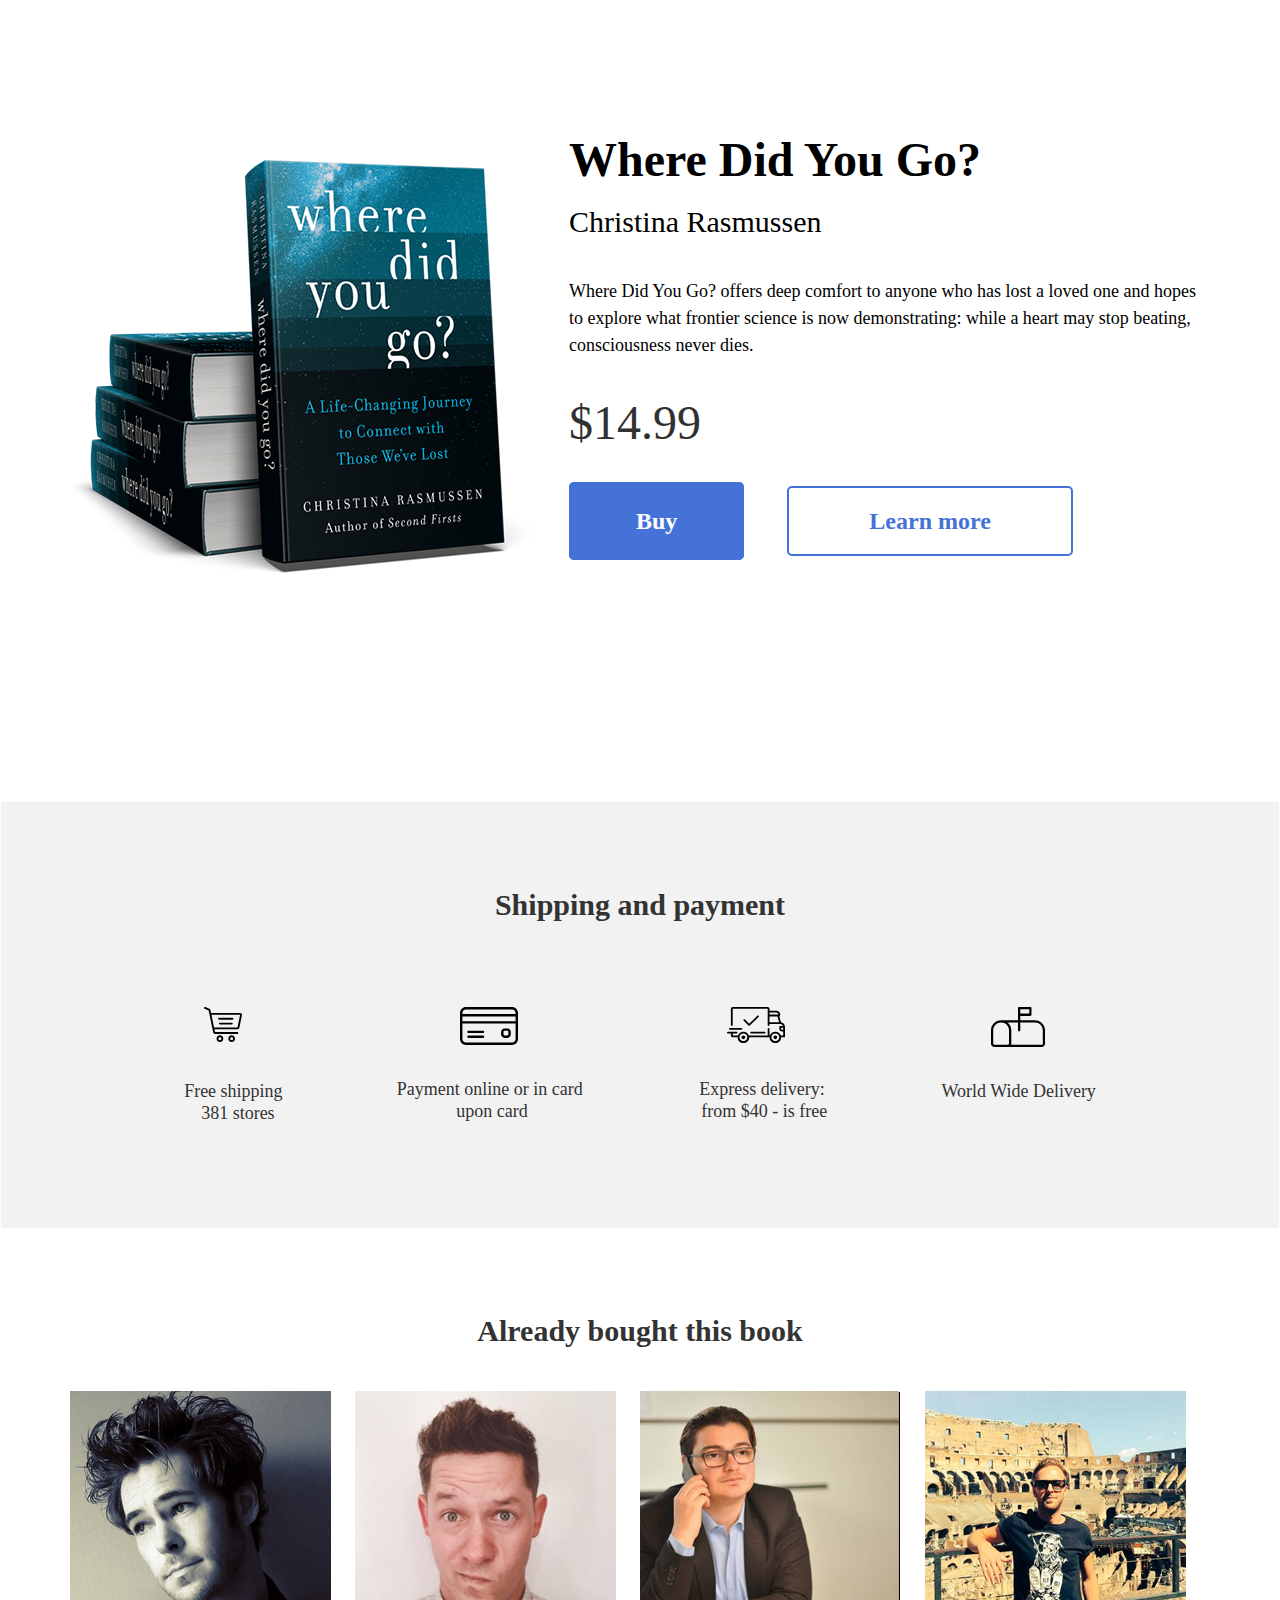
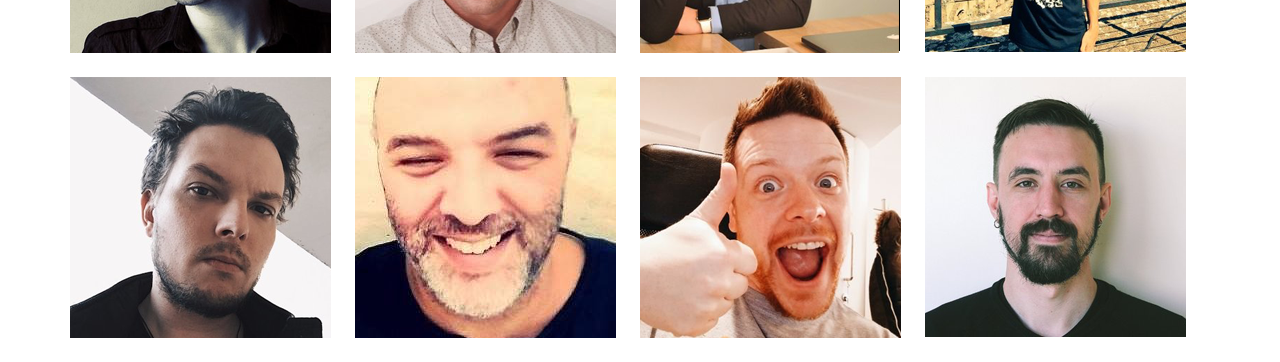
<file: Druhy_web/index.html>
<!DOCTYPE html>
<html lang="en">
<head>
    <meta charset="UTF-8">
    <meta http-equiv="X-UA-Compatible" content="IE=edge">
    <meta name="viewport" content="width=device-width, initial-scale=1.0">
    <title>Objednávka knížky</title>
    <link rel="stylesheet" href="src/css/style.css">
    <link rel="stylesheet" href="src/css/reset.css">
</head>
<body>
    <!-- Hlavni blok -->
    <header class="top-header">
     <div class="container">
        <div  class="hlavniblok">
            <div class="main-img">
                <img src="src/img/kniha.png" alt="hlavni kniha">
            </div>
            <div class="main-text">
                <h1 class="headline">Where Did You Go?</h1>
            <h4 class="subtitle">Christina Rasmussen</h4>
            <p class="desc">Where Did You Go? offers deep comfort to anyone who has lost a loved one and hopes to explore what frontier science is now demonstrating: while a heart may stop beating, consciousness never dies.</p>
            <strong class="price">$14.99</strong>
            <div class="buttons">
                <a href="#" class="btn-blue">Buy</a>
                <a href="#" class="btn-white">Learn more</a>
            </div>
            </div>
     </div>
     </div>
    </header>







    <!-- Doprava -->
   <section class="shipping">
   <div class="container">
   <h2 class="shipping-headline">Shipping and payment</h2>
<div class="about-wrap">
<div class="about-item">
    <img class="image-kosik" src="src/img/kosik.svg" alt="kosik">
    <p><pre class="desc-kosik">Free shipping
  381 stores</pre></p>
        
</div>
<div class="about-item">
    <img class="image-kreditka" src="src/img/credit-card.svg" alt="kreditka">
    <p> <pre class="desc-kreditka">Payment online or in card
 upon card</pre></p>
        
</div>
<div class="about-item">
    <img class="image-truck" src="src/img/truck.svg" alt="truck">
    <p><pre class="desc-truck">Express delivery:
 from $40 - is free</pre></p>
                          
</div>
<div class="about-item">
    <img class="image-posta" src="src/img/posta.svg" alt="posta">
    <p class="desc-posta">World Wide Delivery</p>
</div>
</div>
   </div>
   </section>





   <section class="people">
    <div class="container">
        <div class="main-people">
           <div class="main-people-text">
            <h2>Already bought this book</h2>
           </div>
            <div class="people-wrap">
               <div class="people-item">
<img src="src/img/1.png" alt="prvni">
               </div>
               <div class="people-item">
<img src="src/img/2.png" alt="druhy">
               </div>
               <div class="people-item">
<img src="src/img/3.png" alt="treti">
               </div>
               <div class="people-item">
<img src="src/img/4.png" alt="ctvrty">
               </div>
               <div class="people-item">
<img src="src/img/5.png" alt="paty">
               </div>
               <div class="people-item">
<img src="src/img/6.png" alt="sesty">
               </div>
               <div class="people-item">
<img src="src/img/7.png" alt="sedmy">
               </div>
               <div class="people-item">
<img src="src/img/8.png" alt="osmi">
               </div>
            </div>
        </div>
    </div>
</section>
</body>
</html>
</file>
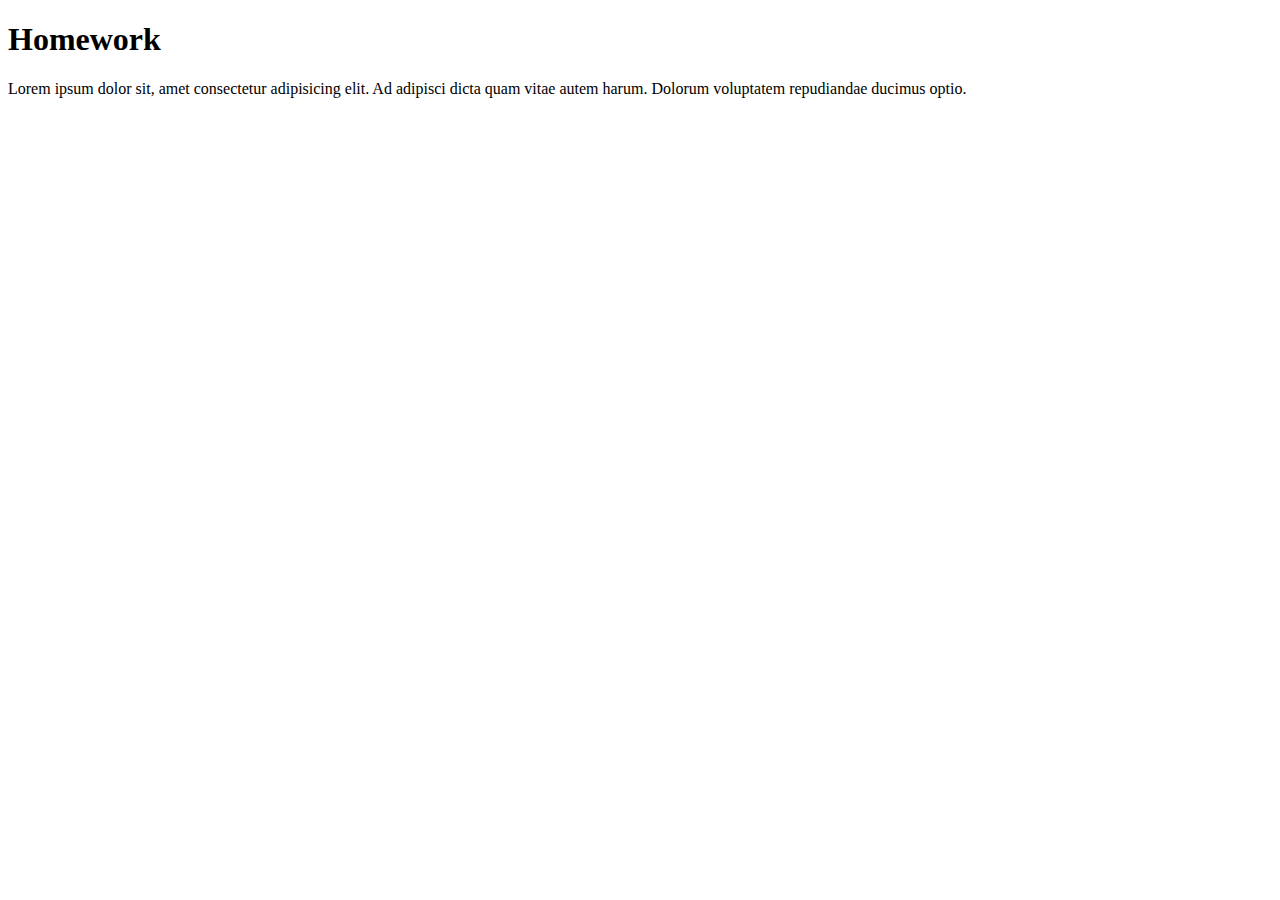
<file: Homework/index.html>
<!DOCTYPE html>
<html lang="en">
<head>
    <meta charset="UTF-8">
    <meta http-equiv="X-UA-Compatible" content="IE=edge">
    <meta name="viewport" content="width=device-width, initial-scale=1.0">
    <title>Homework</title>
</head>
<body>
    <h1>Homework</h1>
    <p>Lorem ipsum dolor sit, amet consectetur adipisicing elit. Ad adipisci dicta quam vitae autem harum. Dolorum voluptatem repudiandae ducimus optio.</p>
</body>
</html>
</file>
<file: Druhy_web/src/css/style.css>
.container{
    max-width: 1140px;
    margin-right: auto;
    margin-left: auto;
    width: 96%;
}
*{
    box-sizing: border-box;
}

.body{
    font-family: Tahoma;
}

.hlavniblok{
    display:flex;
    justify-content: space-between;
    margin-bottom: 228px;
}

.main-img{
    margin-top: 160px;
   
}

.main-text{
    margin: 136px 0 0 30px;
    font-family: Tahoma;
}

.headline{
    font-size: 48px;
color: #000000;
font-weight: bold;
margin-bottom: 23px;
display: block;
font-family: Tahoma;
}

.subtitle{
font-size: 30px;
color: #000000;
margin-bottom: 41px;
display: block;
font-family: Tahoma;
}

.desc{
    font-size: 18px;
line-height: 27px;
color: #000000;
margin-bottom: 50px;
font-family: Tahoma;
}

.price{
    font-size: 48px;
line-height: 27px;
color: #313131;
font-family: Tahoma;
}

.buttons{
    margin-top: 66px;
}

.btn-blue{
border-radius: 5px;
background-color: #4572d7;
border: 1px solid #4572d7;
font-size: 24px;
line-height: 27px;
color: #ffffff;
font-weight: bold;
margin-right: 39px;
padding:25px 66px ;
text-decoration: none;
text-align: center;
font-family: Tahoma;
}

.btn-white{
border-radius: 5px;
background-color: #ffffff;
border: 2px solid #4572d7;
padding: 20px 80px;
text-decoration: none;
font-size: 24px;
line-height: 27px;
color: #4572d7;
font-weight: bold;
text-align: center;
font-family: Tahoma;
}

.shipping{
    background-color: #f2f2f2;
border: 1px solid #ffffff;
}

.shipping-headline{
    font-size: 30px;
line-height: 27px;
color: #333333;
font-weight: bold;
text-align: center;
margin: 89px 89px;
font-family: Tahoma;
}

.about-wrap{
    display: flex;
    justify-content: space-evenly;
    margin-bottom: 104px;
}

.about-item{
    align-items: center;
}

.desc-kosik, .desc-kreditka, .desc-truck, .desc-posta{
    font-size: 18px;
line-height: 22px;
color: #333333;
font-weight: 400;
text-align: center;
margin-top: 10px;
}

.image-kosik{
    margin-left: 20px;
    margin-bottom: 28px;
height: 35px;
}

.image-kreditka{
margin-left: 63px;
margin-bottom: 23px;
}

.image-truck{
    margin-left: 30px;
    margin-bottom: 25px;
}

.image-posta{
    margin-left: 50px;
    margin-bottom: 23px;
}

.main-people-text{
    font-size: 30px;
line-height: 27px;
color: #333333;
font-weight: bold;
text-align: center;
margin-top: 88px;
margin-bottom: 47px;
font-family: Tahoma;
}


.people-wrap{
    display: flex;
    flex-wrap:wrap;
}

.people-item{
    width:25%;
    margin-bottom: 24px;
}
</file>
